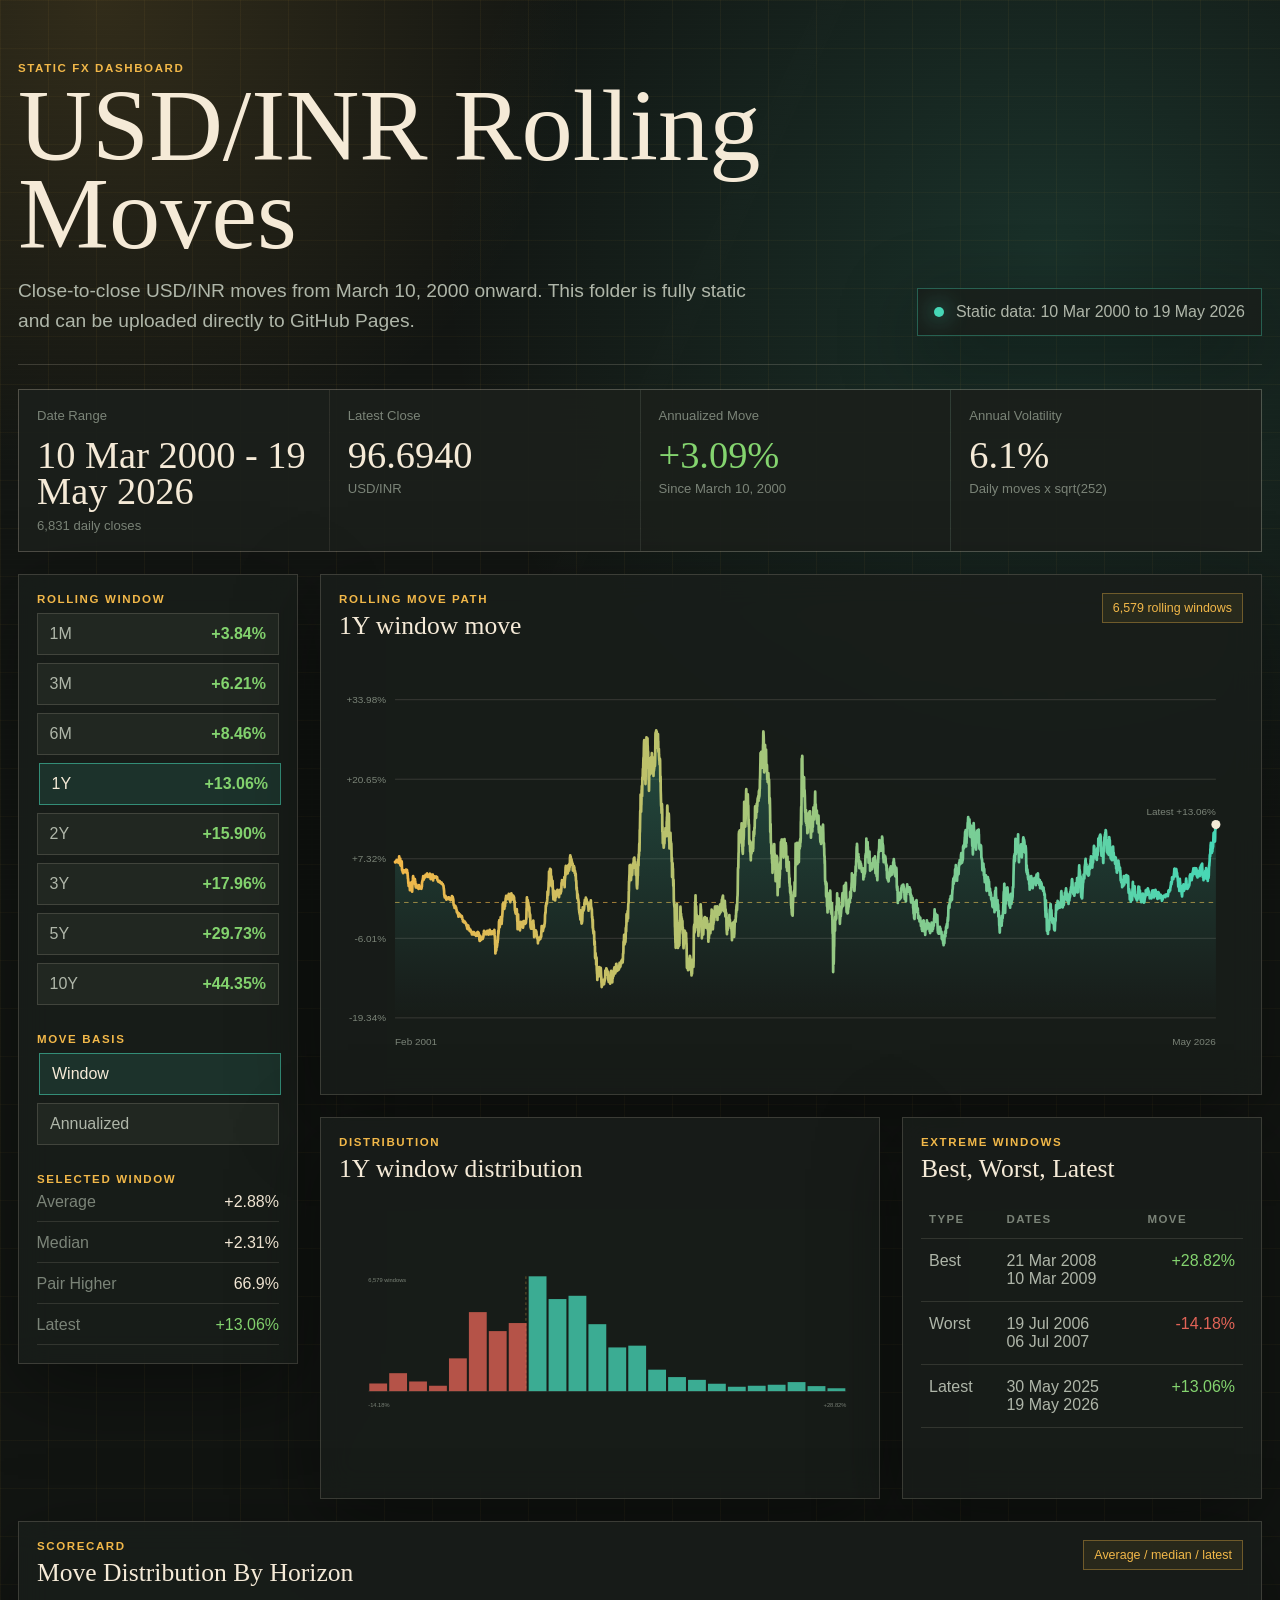
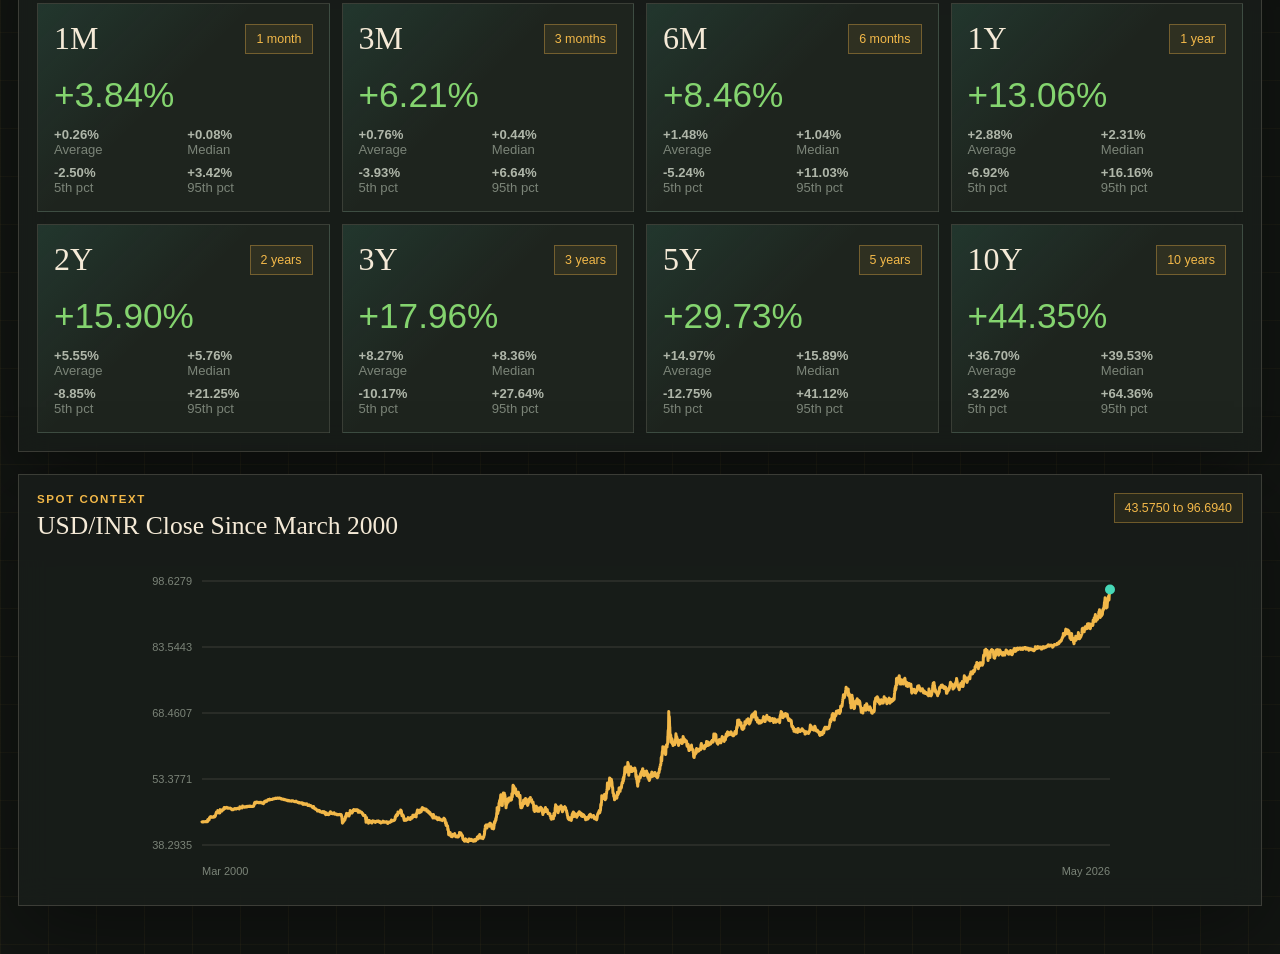
<file: index.html>
<!doctype html>
<html lang="en">
  <head>
    <meta charset="utf-8" />
    <meta name="viewport" content="width=device-width, initial-scale=1" />
    <title>USD/INR Rolling Moves</title>
    <link rel="icon" href="data:," />
    <link rel="stylesheet" href="styles.css" />
  </head>
  <body>
    <main class="shell">
      <header class="masthead">
        <div>
          <p class="eyebrow">Static FX dashboard</p>
          <h1>USD/INR Rolling Moves</h1>
          <p class="lede">Close-to-close USD/INR moves from March 10, 2000 onward. This folder is fully static and can be uploaded directly to GitHub Pages.</p>
        </div>
        <div class="status-panel" aria-live="polite">
          <span class="status-dot"></span>
          <span id="dataStatus">Loading embedded data</span>
        </div>
      </header>

      <section class="kpi-grid" aria-label="Summary metrics">
        <article class="metric-card">
          <span>Date Range</span>
          <strong id="dateRange">--</strong>
          <small id="rowCount">-- observations</small>
        </article>
        <article class="metric-card">
          <span>Latest Close</span>
          <strong id="latestClose">--</strong>
          <small>USD/INR</small>
        </article>
        <article class="metric-card">
          <span>Annualized Move</span>
          <strong id="annualMove">--</strong>
          <small>Since March 10, 2000</small>
        </article>
        <article class="metric-card">
          <span>Annual Volatility</span>
          <strong id="volatility">--</strong>
          <small>Daily moves x sqrt(252)</small>
        </article>
      </section>

      <section class="workspace">
        <aside class="control-rail">
          <div>
            <p class="section-label">Rolling Window</p>
            <div id="periodButtons" class="period-buttons" role="tablist" aria-label="Rolling move periods"></div>
          </div>
          <div>
            <p class="section-label">Move Basis</p>
            <div class="segmented" role="group" aria-label="Move basis">
              <button class="basis-button active" data-basis="move">Window</button>
              <button class="basis-button" data-basis="annualizedMove">Annualized</button>
            </div>
          </div>
          <div class="readout">
            <p class="section-label">Selected Window</p>
            <dl>
              <div><dt>Average</dt><dd id="selectedAverage">--</dd></div>
              <div><dt>Median</dt><dd id="selectedMedian">--</dd></div>
              <div><dt>Pair Higher</dt><dd id="selectedPositive">--</dd></div>
              <div><dt>Latest</dt><dd id="selectedLatest">--</dd></div>
            </dl>
          </div>
        </aside>

        <section class="chart-stack">
          <article class="panel hero-panel">
            <div class="panel-heading">
              <div>
                <p class="section-label">Rolling Move Path</p>
                <h2 id="lineTitle">--</h2>
              </div>
              <span id="lineMeta" class="pill">--</span>
            </div>
            <div id="lineChart" class="chart large-chart" role="img" aria-label="Rolling move line chart"></div>
          </article>

          <div class="split-panels">
            <article class="panel">
              <div class="panel-heading">
                <div>
                  <p class="section-label">Distribution</p>
                  <h2 id="histTitle">--</h2>
                </div>
              </div>
              <div id="histogram" class="chart histogram-chart" role="img" aria-label="Rolling move histogram"></div>
            </article>
            <article class="panel">
              <div class="panel-heading">
                <div>
                  <p class="section-label">Extreme Windows</p>
                  <h2>Best, Worst, Latest</h2>
                </div>
              </div>
              <div class="window-table-wrap">
                <table class="window-table">
                  <thead>
                    <tr><th>Type</th><th>Dates</th><th>Move</th></tr>
                  </thead>
                  <tbody id="windowRows"></tbody>
                </table>
              </div>
            </article>
          </div>
        </section>
      </section>

      <section class="period-board" aria-label="Rolling period scorecard">
        <div class="section-head">
          <div>
            <p class="section-label">Scorecard</p>
            <h2>Move Distribution By Horizon</h2>
          </div>
          <span class="pill">Average / median / latest</span>
        </div>
        <div id="periodCards" class="period-card-grid"></div>
      </section>

      <section class="bottom-grid single">
        <article class="panel">
          <div class="panel-heading">
            <div>
              <p class="section-label">Spot Context</p>
              <h2>USD/INR Close Since March 2000</h2>
            </div>
            <span id="spotMeta" class="pill">--</span>
          </div>
          <div id="spotChart" class="chart medium-chart" role="img" aria-label="USD INR close line chart"></div>
        </article>
      </section>
    </main>

    <script src="app.js"></script>
  </body>
</html>
</file>
<file: styles.css>
:root {
  --ink: #121512;
  --panel: #191e1a;
  --panel-2: #222922;
  --paper: #f5ead7;
  --muted: #afb6a9;
  --dim: #7b8478;
  --teal: #46d7b6;
  --amber: #f2b849;
  --red: #e26457;
  --green: #84d46f;
  --shadow: 0 24px 80px rgba(0, 0, 0, 0.38);
}

* {
  box-sizing: border-box;
}

html {
  min-height: 100%;
  background: var(--ink);
}

body {
  min-height: 100%;
  margin: 0;
  color: var(--paper);
  font-family: "Aptos", "Segoe UI", sans-serif;
  background:
    linear-gradient(90deg, rgba(242, 184, 73, 0.052) 1px, transparent 1px),
    linear-gradient(rgba(242, 184, 73, 0.038) 1px, transparent 1px),
    radial-gradient(circle at 82% 10%, rgba(70, 215, 182, 0.14), transparent 38rem),
    radial-gradient(circle at 8% 0%, rgba(242, 184, 73, 0.14), transparent 30rem),
    #121512;
  background-size: 48px 48px, 48px 48px, auto, auto, auto;
}

body::before {
  position: fixed;
  inset: 0;
  pointer-events: none;
  content: "";
  opacity: 0.14;
  background-image:
    linear-gradient(115deg, transparent 0 48%, rgba(245, 234, 215, 0.16) 49%, transparent 50%),
    repeating-linear-gradient(0deg, rgba(255, 255, 255, 0.08) 0 1px, transparent 1px 5px);
  mix-blend-mode: overlay;
}

button {
  font: inherit;
}

.shell {
  position: relative;
  width: min(1600px, calc(100% - 36px));
  margin: 0 auto;
  padding: 28px 0 48px;
}

.masthead {
  display: grid;
  grid-template-columns: minmax(0, 1fr) auto;
  gap: 24px;
  align-items: end;
  min-height: 210px;
  padding: 34px 0 28px;
  border-bottom: 1px solid rgba(245, 234, 215, 0.16);
}

.eyebrow,
.section-label {
  margin: 0 0 8px;
  color: var(--amber);
  font-size: 0.72rem;
  font-weight: 800;
  letter-spacing: 0.14em;
  text-transform: uppercase;
}

h1,
h2 {
  margin: 0;
  font-family: "Baskerville", "Iowan Old Style", Georgia, serif;
  font-weight: 500;
  letter-spacing: 0;
}

h1 {
  max-width: 940px;
  font-size: clamp(3.3rem, 8vw, 8.6rem);
  line-height: 0.86;
}

h2 {
  font-size: clamp(1.35rem, 2vw, 2.1rem);
  line-height: 1;
}

.lede {
  max-width: 740px;
  margin: 18px 0 0;
  color: var(--muted);
  font-size: clamp(1rem, 1.5vw, 1.2rem);
  line-height: 1.55;
}

.status-panel {
  display: flex;
  align-items: center;
  gap: 12px;
  min-width: 260px;
  padding: 14px 16px;
  border: 1px solid rgba(70, 215, 182, 0.35);
  background: rgba(25, 30, 26, 0.82);
  box-shadow: var(--shadow);
  color: var(--muted);
}

.status-dot {
  width: 10px;
  height: 10px;
  border-radius: 999px;
  background: var(--teal);
  box-shadow: 0 0 22px var(--teal);
}

.kpi-grid {
  display: grid;
  grid-template-columns: repeat(4, minmax(0, 1fr));
  gap: 1px;
  margin-top: 24px;
  border: 1px solid rgba(245, 234, 215, 0.16);
  background: rgba(245, 234, 215, 0.12);
}

.metric-card {
  min-height: 132px;
  padding: 18px;
  background: rgba(25, 30, 26, 0.92);
}

.metric-card span,
.metric-card small {
  display: block;
  color: var(--dim);
  font-size: 0.82rem;
}

.metric-card strong {
  display: block;
  margin: 14px 0 8px;
  color: var(--paper);
  font-family: "Baskerville", "Iowan Old Style", Georgia, serif;
  font-size: clamp(1.65rem, 3vw, 3rem);
  font-weight: 500;
  line-height: 0.95;
}

.workspace {
  display: grid;
  grid-template-columns: 280px minmax(0, 1fr);
  gap: 22px;
  margin-top: 22px;
}

.control-rail,
.panel,
.period-board {
  border: 1px solid rgba(245, 234, 215, 0.16);
  background: rgba(25, 30, 26, 0.86);
  box-shadow: var(--shadow);
  backdrop-filter: blur(16px);
}

.control-rail {
  position: sticky;
  top: 18px;
  align-self: start;
  display: grid;
  gap: 28px;
  padding: 18px;
}

.period-buttons,
.segmented {
  display: grid;
  gap: 8px;
}

.period-button,
.basis-button {
  min-height: 42px;
  border: 1px solid rgba(245, 234, 215, 0.15);
  background: rgba(34, 41, 34, 0.92);
  color: var(--muted);
  cursor: pointer;
  text-align: left;
  transition: border-color 160ms ease, background 160ms ease, color 160ms ease, transform 160ms ease;
}

.period-button {
  display: flex;
  justify-content: space-between;
  align-items: center;
  padding: 10px 12px;
}

.basis-button {
  padding: 10px 12px;
}

.period-button:hover,
.basis-button:hover,
.period-button.active,
.basis-button.active {
  border-color: rgba(70, 215, 182, 0.55);
  background: rgba(70, 215, 182, 0.12);
  color: var(--paper);
  transform: translateX(2px);
}

.readout dl {
  display: grid;
  gap: 12px;
  margin: 0;
}

.readout div {
  display: flex;
  justify-content: space-between;
  gap: 16px;
  padding-bottom: 10px;
  border-bottom: 1px solid rgba(245, 234, 215, 0.12);
}

.readout dt {
  color: var(--dim);
}

.readout dd {
  margin: 0;
  color: var(--paper);
  font-variant-numeric: tabular-nums;
}

.chart-stack {
  display: grid;
  gap: 22px;
}

.panel,
.period-board {
  padding: 18px;
}

.hero-panel {
  min-height: 510px;
}

.panel-heading,
.section-head {
  display: flex;
  justify-content: space-between;
  gap: 18px;
  align-items: start;
  margin-bottom: 18px;
}

.pill {
  display: inline-flex;
  align-items: center;
  min-height: 30px;
  padding: 6px 10px;
  border: 1px solid rgba(242, 184, 73, 0.35);
  color: var(--amber);
  background: rgba(242, 184, 73, 0.08);
  font-size: 0.78rem;
  white-space: nowrap;
}

.chart {
  width: 100%;
  overflow: hidden;
}

.large-chart {
  height: 420px;
}

.medium-chart {
  height: 330px;
}

.histogram-chart {
  height: 280px;
}

.chart svg {
  display: block;
  width: 100%;
  height: 100%;
}

.grid-line {
  stroke: rgba(245, 234, 215, 0.16);
  stroke-width: 1;
}

.zero-line {
  stroke: rgba(242, 184, 73, 0.7);
  stroke-width: 1;
  stroke-dasharray: 5 5;
}

.chart-label {
  fill: var(--dim);
  font-size: 11px;
  font-variant-numeric: tabular-nums;
}

.split-panels,
.bottom-grid {
  display: grid;
  grid-template-columns: minmax(0, 1fr) minmax(360px, 0.62fr);
  gap: 22px;
}

.bottom-grid.single {
  grid-template-columns: 1fr;
}

.window-table-wrap {
  overflow-x: auto;
}

.window-table {
  width: 100%;
  border-collapse: collapse;
}

.window-table th,
.window-table td {
  padding: 13px 8px;
  border-bottom: 1px solid rgba(245, 234, 215, 0.12);
  color: var(--muted);
  text-align: left;
  vertical-align: top;
}

.window-table th {
  color: var(--dim);
  font-size: 0.72rem;
  letter-spacing: 0.12em;
  text-transform: uppercase;
}

.window-table td:last-child {
  color: var(--paper);
  font-variant-numeric: tabular-nums;
  text-align: right;
}

.positive {
  color: var(--green) !important;
}

.negative {
  color: var(--red) !important;
}

.period-board,
.bottom-grid {
  margin-top: 22px;
}

.period-card-grid {
  display: grid;
  grid-template-columns: repeat(4, minmax(0, 1fr));
  gap: 12px;
}

.period-card {
  min-height: 160px;
  padding: 16px;
  border: 1px solid rgba(245, 234, 215, 0.13);
  background:
    linear-gradient(135deg, rgba(70, 215, 182, 0.1), transparent 44%),
    rgba(34, 41, 34, 0.72);
}

.period-card header {
  display: flex;
  justify-content: space-between;
  align-items: center;
  gap: 12px;
}

.period-card h3 {
  margin: 0;
  font-family: "Baskerville", "Iowan Old Style", Georgia, serif;
  font-size: 2rem;
  font-weight: 500;
}

.period-card .latest {
  margin: 18px 0 12px;
  font-size: 2.2rem;
  font-variant-numeric: tabular-nums;
}

.mini-stats {
  display: grid;
  grid-template-columns: 1fr 1fr;
  gap: 8px;
  color: var(--dim);
  font-size: 0.82rem;
}

.mini-stats strong {
  display: block;
  color: var(--muted);
  font-weight: 600;
}

@media (max-width: 1180px) {
  .kpi-grid,
  .period-card-grid {
    grid-template-columns: repeat(2, minmax(0, 1fr));
  }

  .workspace,
  .split-panels,
  .bottom-grid {
    grid-template-columns: 1fr;
  }

  .control-rail {
    position: static;
    grid-template-columns: repeat(3, minmax(0, 1fr));
  }
}

@media (max-width: 760px) {
  .shell {
    width: min(100% - 24px, 1600px);
    padding-top: 12px;
  }

  .masthead {
    grid-template-columns: 1fr;
    min-height: auto;
  }

  h1 {
    font-size: clamp(3rem, 18vw, 5rem);
  }

  .kpi-grid,
  .period-card-grid,
  .control-rail {
    grid-template-columns: 1fr;
  }

  .panel-heading,
  .section-head {
    display: grid;
  }

  .large-chart,
  .medium-chart {
    height: 300px;
  }

  .histogram-chart {
    height: 240px;
  }
}
</file>
